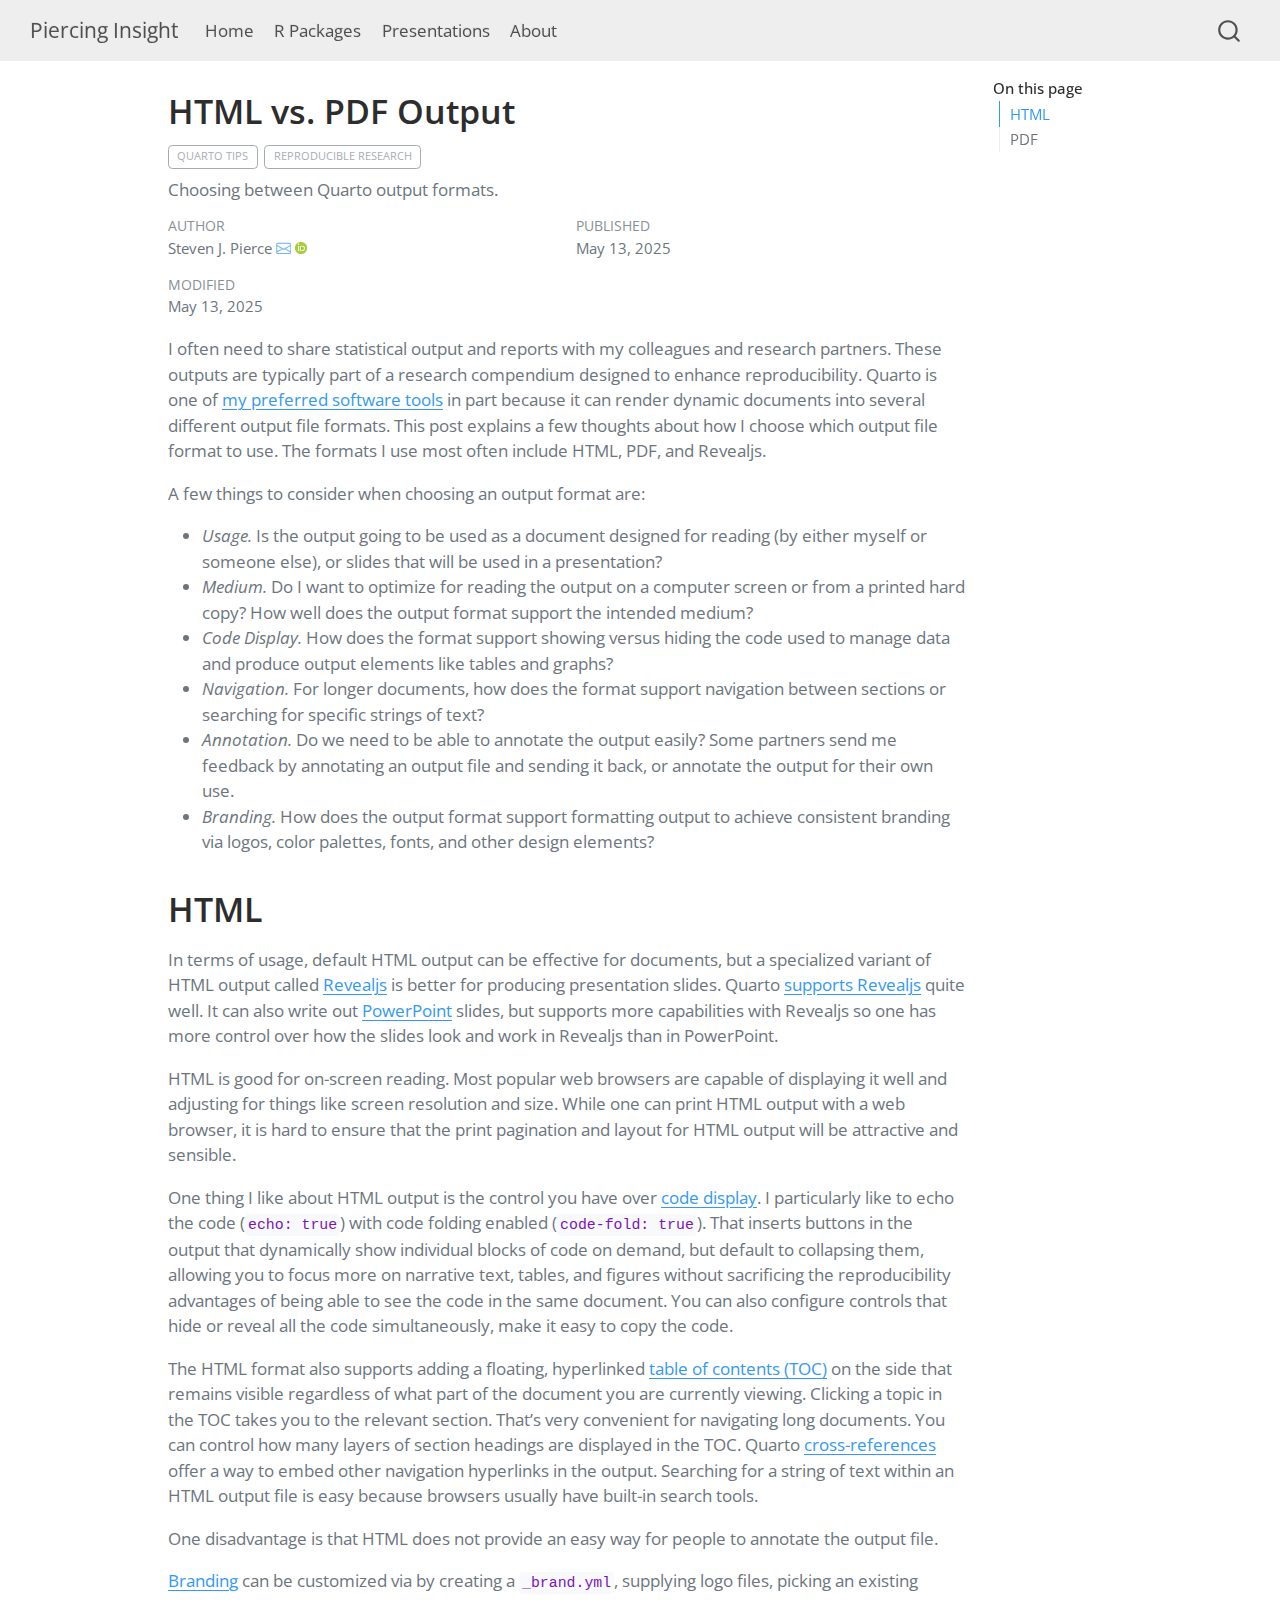
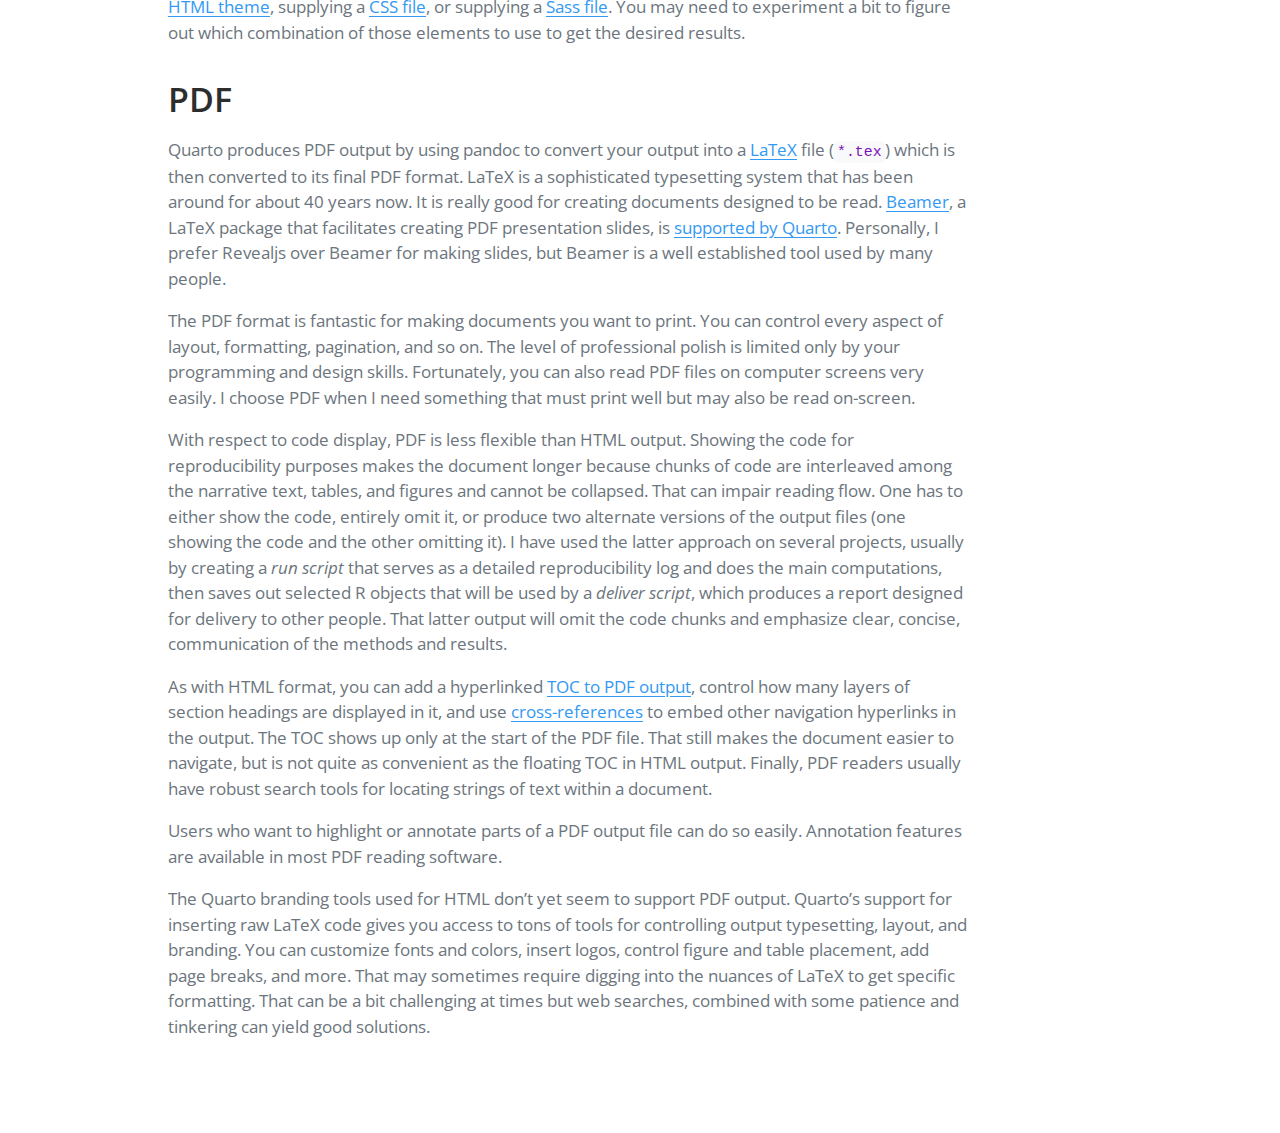
<file: docs/posts/output/html_vs_pdf.html>
<!DOCTYPE html>
<html xmlns="http://www.w3.org/1999/xhtml" lang="en" xml:lang="en"><head>

<meta charset="utf-8">
<meta name="generator" content="quarto-1.7.31">

<meta name="viewport" content="width=device-width, initial-scale=1.0, user-scalable=yes">

<meta name="author" content="Steven J. Pierce">
<meta name="dcterms.date" content="2025-05-13">
<meta name="description" content="Choosing between Quarto output formats.">

<title>HTML vs.&nbsp;PDF Output – Piercing Insight</title>
<style>
code{white-space: pre-wrap;}
span.smallcaps{font-variant: small-caps;}
div.columns{display: flex; gap: min(4vw, 1.5em);}
div.column{flex: auto; overflow-x: auto;}
div.hanging-indent{margin-left: 1.5em; text-indent: -1.5em;}
ul.task-list{list-style: none;}
ul.task-list li input[type="checkbox"] {
  width: 0.8em;
  margin: 0 0.8em 0.2em -1em; /* quarto-specific, see https://github.com/quarto-dev/quarto-cli/issues/4556 */ 
  vertical-align: middle;
}
</style>


<script src="../../site_libs/quarto-nav/quarto-nav.js"></script>
<script src="../../site_libs/quarto-nav/headroom.min.js"></script>
<script src="../../site_libs/clipboard/clipboard.min.js"></script>
<script src="../../site_libs/quarto-search/autocomplete.umd.js"></script>
<script src="../../site_libs/quarto-search/fuse.min.js"></script>
<script src="../../site_libs/quarto-search/quarto-search.js"></script>
<meta name="quarto:offset" content="../../">
<script src="../../site_libs/quarto-html/quarto.js" type="module"></script>
<script src="../../site_libs/quarto-html/tabsets/tabsets.js" type="module"></script>
<script src="../../site_libs/quarto-html/popper.min.js"></script>
<script src="../../site_libs/quarto-html/tippy.umd.min.js"></script>
<script src="../../site_libs/quarto-html/anchor.min.js"></script>
<link href="../../site_libs/quarto-html/tippy.css" rel="stylesheet">
<link href="../../site_libs/quarto-html/quarto-syntax-highlighting-e1a5c8363afafaef2c763b6775fbf3ca.css" rel="stylesheet" id="quarto-text-highlighting-styles">
<script src="../../site_libs/bootstrap/bootstrap.min.js"></script>
<link href="../../site_libs/bootstrap/bootstrap-icons.css" rel="stylesheet">
<link href="../../site_libs/bootstrap/bootstrap-eaf9f7b2eff0675dc85d7d6a3549247f.min.css" rel="stylesheet" append-hash="true" id="quarto-bootstrap" data-mode="light">
<script id="quarto-search-options" type="application/json">{
  "location": "navbar",
  "copy-button": false,
  "collapse-after": 3,
  "panel-placement": "end",
  "type": "overlay",
  "limit": 50,
  "keyboard-shortcut": [
    "f",
    "/",
    "s"
  ],
  "show-item-context": false,
  "language": {
    "search-no-results-text": "No results",
    "search-matching-documents-text": "matching documents",
    "search-copy-link-title": "Copy link to search",
    "search-hide-matches-text": "Hide additional matches",
    "search-more-match-text": "more match in this document",
    "search-more-matches-text": "more matches in this document",
    "search-clear-button-title": "Clear",
    "search-text-placeholder": "",
    "search-detached-cancel-button-title": "Cancel",
    "search-submit-button-title": "Submit",
    "search-label": "Search"
  }
}</script>


<link rel="stylesheet" href="../../styles.css">
</head>

<body class="nav-fixed quarto-light">

<div id="quarto-search-results"></div>
  <header id="quarto-header" class="headroom fixed-top">
    <nav class="navbar navbar-expand-lg " data-bs-theme="dark">
      <div class="navbar-container container-fluid">
      <div class="navbar-brand-container mx-auto">
    <a class="navbar-brand" href="../../index.html">
    <span class="navbar-title">Piercing Insight</span>
    </a>
  </div>
            <div id="quarto-search" class="" title="Search"></div>
          <button class="navbar-toggler" type="button" data-bs-toggle="collapse" data-bs-target="#navbarCollapse" aria-controls="navbarCollapse" role="menu" aria-expanded="false" aria-label="Toggle navigation" onclick="if (window.quartoToggleHeadroom) { window.quartoToggleHeadroom(); }">
  <span class="navbar-toggler-icon"></span>
</button>
          <div class="collapse navbar-collapse" id="navbarCollapse">
            <ul class="navbar-nav navbar-nav-scroll me-auto">
  <li class="nav-item">
    <a class="nav-link" href="../../index.html"> 
<span class="menu-text">Home</span></a>
  </li>  
  <li class="nav-item">
    <a class="nav-link" href="../../packages.html"> 
<span class="menu-text">R Packages</span></a>
  </li>  
  <li class="nav-item">
    <a class="nav-link" href="../../presentations.html"> 
<span class="menu-text">Presentations</span></a>
  </li>  
  <li class="nav-item">
    <a class="nav-link" href="../../about.html"> 
<span class="menu-text">About</span></a>
  </li>  
</ul>
          </div> <!-- /navcollapse -->
            <div class="quarto-navbar-tools">
</div>
      </div> <!-- /container-fluid -->
    </nav>
</header>
<!-- content -->
<div id="quarto-content" class="quarto-container page-columns page-rows-contents page-layout-article page-navbar">
<!-- sidebar -->
<!-- margin-sidebar -->
    <div id="quarto-margin-sidebar" class="sidebar margin-sidebar">
        <nav id="TOC" role="doc-toc" class="toc-active">
    <h2 id="toc-title">On this page</h2>
   
  <ul>
  <li><a href="#html" id="toc-html" class="nav-link active" data-scroll-target="#html">HTML</a></li>
  <li><a href="#pdf" id="toc-pdf" class="nav-link" data-scroll-target="#pdf">PDF</a></li>
  </ul>
</nav>
    </div>
<!-- main -->
<main class="content" id="quarto-document-content">

<header id="title-block-header" class="quarto-title-block default">
<div class="quarto-title">
<h1 class="title">HTML vs.&nbsp;PDF Output</h1>
  <div class="quarto-categories">
    <div class="quarto-category">Quarto Tips</div>
    <div class="quarto-category">Reproducible Research</div>
  </div>
  </div>

<div>
  <div class="description">
    Choosing between Quarto output formats.
  </div>
</div>


<div class="quarto-title-meta">

    <div>
    <div class="quarto-title-meta-heading">Author</div>
    <div class="quarto-title-meta-contents">
             <p>Steven J. Pierce <a href="mailto:pierces1@msu.edu" class="quarto-title-author-email"><i class="bi bi-envelope"></i></a> <a href="https://orcid.org/0000-0002-0679-3019" class="quarto-title-author-orcid"> <img src="[data-uri]"></a></p>
          </div>
  </div>
    
    <div>
    <div class="quarto-title-meta-heading">Published</div>
    <div class="quarto-title-meta-contents">
      <p class="date">May 13, 2025</p>
    </div>
  </div>
  
    <div>
    <div class="quarto-title-meta-heading">Modified</div>
    <div class="quarto-title-meta-contents">
      <p class="date-modified">May 13, 2025</p>
    </div>
  </div>
    
  </div>
  


</header>


<p>I often need to share statistical output and reports with my colleagues and research partners. These outputs are typically part of a research compendium designed to enhance reproducibility. Quarto is one of <a href="https://sjpierce.github.io/rr_software.html">my preferred software tools</a> in part because it can render dynamic documents into several different output file formats. This post explains a few thoughts about how I choose which output file format to use. The formats I use most often include HTML, PDF, and Revealjs.</p>
<p>A few things to consider when choosing an output format are:</p>
<ul>
<li><em>Usage.</em> Is the output going to be used as a document designed for reading (by either myself or someone else), or slides that will be used in a presentation?</li>
<li><em>Medium.</em> Do I want to optimize for reading the output on a computer screen or from a printed hard copy? How well does the output format support the intended medium?</li>
<li><em>Code Display.</em> How does the format support showing versus hiding the code used to manage data and produce output elements like tables and graphs?</li>
<li><em>Navigation.</em> For longer documents, how does the format support navigation between sections or searching for specific strings of text?</li>
<li><em>Annotation.</em> Do we need to be able to annotate the output easily? Some partners send me feedback by annotating an output file and sending it back, or annotate the output for their own use.</li>
<li><em>Branding.</em> How does the output format support formatting output to achieve consistent branding via logos, color palettes, fonts, and other design elements?</li>
</ul>
<section id="html" class="level1">
<h1>HTML</h1>
<p>In terms of usage, default HTML output can be effective for documents, but a specialized variant of HTML output called <a href="https://revealjs.com/">Revealjs</a> is better for producing presentation slides. Quarto <a href="https://quarto.org/docs/presentations/revealjs/">supports Revealjs</a> quite well. It can also write out <a href="https://quarto.org/docs/presentations/powerpoint.html">PowerPoint</a> slides, but supports more capabilities with Revealjs so one has more control over how the slides look and work in Revealjs than in PowerPoint.</p>
<p>HTML is good for on-screen reading. Most popular web browsers are capable of displaying it well and adjusting for things like screen resolution and size. While one can print HTML output with a web browser, it is hard to ensure that the print pagination and layout for HTML output will be attractive and sensible.</p>
<p>One thing I like about HTML output is the control you have over <a href="https://quarto.org/docs/output-formats/html-code.html">code display</a>. I particularly like to echo the code (<code>echo: true</code>) with code folding enabled (<code>code-fold: true</code>). That inserts buttons in the output that dynamically show individual blocks of code on demand, but default to collapsing them, allowing you to focus more on narrative text, tables, and figures without sacrificing the reproducibility advantages of being able to see the code in the same document. You can also configure controls that hide or reveal all the code simultaneously, make it easy to copy the code.</p>
<p>The HTML format also supports adding a floating, hyperlinked <a href="https://quarto.org/docs/output-formats/html-basics.html#table-of-contents">table of contents (TOC)</a> on the side that remains visible regardless of what part of the document you are currently viewing. Clicking a topic in the TOC takes you to the relevant section. That’s very convenient for navigating long documents. You can control how many layers of section headings are displayed in the TOC. Quarto <a href="https://quarto.org/docs/authoring/cross-references.html">cross-references</a> offer a way to embed other navigation hyperlinks in the output. Searching for a string of text within an HTML output file is easy because browsers usually have built-in search tools.</p>
<p>One disadvantage is that HTML does not provide an easy way for people to annotate the output file.</p>
<p><a href="https://quarto.org/docs/authoring/brand.html">Branding</a> can be customized via by creating a <code>_brand.yml</code>, supplying logo files, picking an existing <a href="https://quarto.org/docs/output-formats/html-themes.html">HTML theme</a>, supplying a <a href="https://quarto.org/docs/visual-editor/content.html#css-styles">CSS file</a>, or supplying a <a href="https://quarto.org/docs/output-formats/html-themes-more.html">Sass file</a>. You may need to experiment a bit to figure out which combination of those elements to use to get the desired results.</p>
</section>
<section id="pdf" class="level1">
<h1>PDF</h1>
<p>Quarto produces PDF output by using pandoc to convert your output into a <a href="https://www.latex-project.org/">LaTeX</a> file (<code>*.tex</code>) which is then converted to its final PDF format. LaTeX is a sophisticated typesetting system that has been around for about 40 years now. It is really good for creating documents designed to be read. <a href="https://github.com/josephwright/beamer">Beamer</a>, a LaTeX package that facilitates creating PDF presentation slides, is <a href="https://quarto.org/docs/presentations/beamer.html">supported by Quarto</a>. Personally, I prefer Revealjs over Beamer for making slides, but Beamer is a well established tool used by many people.</p>
<p>The PDF format is fantastic for making documents you want to print. You can control every aspect of layout, formatting, pagination, and so on. The level of professional polish is limited only by your programming and design skills. Fortunately, you can also read PDF files on computer screens very easily. I choose PDF when I need something that must print well but may also be read on-screen.</p>
<p>With respect to code display, PDF is less flexible than HTML output. Showing the code for reproducibility purposes makes the document longer because chunks of code are interleaved among the narrative text, tables, and figures and cannot be collapsed. That can impair reading flow. One has to either show the code, entirely omit it, or produce two alternate versions of the output files (one showing the code and the other omitting it). I have used the latter approach on several projects, usually by creating a <em>run script</em> that serves as a detailed reproducibility log and does the main computations, then saves out selected R objects that will be used by a <em>deliver script</em>, which produces a report designed for delivery to other people. That latter output will omit the code chunks and emphasize clear, concise, communication of the methods and results.</p>
<p>As with HTML format, you can add a hyperlinked <a href="https://quarto.org/docs/output-formats/pdf-basics.html#table-of-contents">TOC to PDF output</a>, control how many layers of section headings are displayed in it, and use <a href="https://quarto.org/docs/authoring/cross-references.html">cross-references</a> to embed other navigation hyperlinks in the output. The TOC shows up only at the start of the PDF file. That still makes the document easier to navigate, but is not quite as convenient as the floating TOC in HTML output. Finally, PDF readers usually have robust search tools for locating strings of text within a document.</p>
<p>Users who want to highlight or annotate parts of a PDF output file can do so easily. Annotation features are available in most PDF reading software.</p>
<p>The Quarto branding tools used for HTML don’t yet seem to support PDF output. Quarto’s support for inserting raw LaTeX code gives you access to tons of tools for controlling output typesetting, layout, and branding. You can customize fonts and colors, insert logos, control figure and table placement, add page breaks, and more. That may sometimes require digging into the nuances of LaTeX to get specific formatting. That can be a bit challenging at times but web searches, combined with some patience and tinkering can yield good solutions.</p>


</section>

</main> <!-- /main -->
<script id="quarto-html-after-body" type="application/javascript">
  window.document.addEventListener("DOMContentLoaded", function (event) {
    const icon = "";
    const anchorJS = new window.AnchorJS();
    anchorJS.options = {
      placement: 'right',
      icon: icon
    };
    anchorJS.add('.anchored');
    const isCodeAnnotation = (el) => {
      for (const clz of el.classList) {
        if (clz.startsWith('code-annotation-')) {                     
          return true;
        }
      }
      return false;
    }
    const onCopySuccess = function(e) {
      // button target
      const button = e.trigger;
      // don't keep focus
      button.blur();
      // flash "checked"
      button.classList.add('code-copy-button-checked');
      var currentTitle = button.getAttribute("title");
      button.setAttribute("title", "Copied!");
      let tooltip;
      if (window.bootstrap) {
        button.setAttribute("data-bs-toggle", "tooltip");
        button.setAttribute("data-bs-placement", "left");
        button.setAttribute("data-bs-title", "Copied!");
        tooltip = new bootstrap.Tooltip(button, 
          { trigger: "manual", 
            customClass: "code-copy-button-tooltip",
            offset: [0, -8]});
        tooltip.show();    
      }
      setTimeout(function() {
        if (tooltip) {
          tooltip.hide();
          button.removeAttribute("data-bs-title");
          button.removeAttribute("data-bs-toggle");
          button.removeAttribute("data-bs-placement");
        }
        button.setAttribute("title", currentTitle);
        button.classList.remove('code-copy-button-checked');
      }, 1000);
      // clear code selection
      e.clearSelection();
    }
    const getTextToCopy = function(trigger) {
        const codeEl = trigger.previousElementSibling.cloneNode(true);
        for (const childEl of codeEl.children) {
          if (isCodeAnnotation(childEl)) {
            childEl.remove();
          }
        }
        return codeEl.innerText;
    }
    const clipboard = new window.ClipboardJS('.code-copy-button:not([data-in-quarto-modal])', {
      text: getTextToCopy
    });
    clipboard.on('success', onCopySuccess);
    if (window.document.getElementById('quarto-embedded-source-code-modal')) {
      const clipboardModal = new window.ClipboardJS('.code-copy-button[data-in-quarto-modal]', {
        text: getTextToCopy,
        container: window.document.getElementById('quarto-embedded-source-code-modal')
      });
      clipboardModal.on('success', onCopySuccess);
    }
      var localhostRegex = new RegExp(/^(?:http|https):\/\/localhost\:?[0-9]*\//);
      var mailtoRegex = new RegExp(/^mailto:/);
        var filterRegex = new RegExp("https:\/\/sjpierce\.github\.io");
      var isInternal = (href) => {
          return filterRegex.test(href) || localhostRegex.test(href) || mailtoRegex.test(href);
      }
      // Inspect non-navigation links and adorn them if external
     var links = window.document.querySelectorAll('a[href]:not(.nav-link):not(.navbar-brand):not(.toc-action):not(.sidebar-link):not(.sidebar-item-toggle):not(.pagination-link):not(.no-external):not([aria-hidden]):not(.dropdown-item):not(.quarto-navigation-tool):not(.about-link)');
      for (var i=0; i<links.length; i++) {
        const link = links[i];
        if (!isInternal(link.href)) {
          // undo the damage that might have been done by quarto-nav.js in the case of
          // links that we want to consider external
          if (link.dataset.originalHref !== undefined) {
            link.href = link.dataset.originalHref;
          }
        }
      }
    function tippyHover(el, contentFn, onTriggerFn, onUntriggerFn) {
      const config = {
        allowHTML: true,
        maxWidth: 500,
        delay: 100,
        arrow: false,
        appendTo: function(el) {
            return el.parentElement;
        },
        interactive: true,
        interactiveBorder: 10,
        theme: 'quarto',
        placement: 'bottom-start',
      };
      if (contentFn) {
        config.content = contentFn;
      }
      if (onTriggerFn) {
        config.onTrigger = onTriggerFn;
      }
      if (onUntriggerFn) {
        config.onUntrigger = onUntriggerFn;
      }
      window.tippy(el, config); 
    }
    const noterefs = window.document.querySelectorAll('a[role="doc-noteref"]');
    for (var i=0; i<noterefs.length; i++) {
      const ref = noterefs[i];
      tippyHover(ref, function() {
        // use id or data attribute instead here
        let href = ref.getAttribute('data-footnote-href') || ref.getAttribute('href');
        try { href = new URL(href).hash; } catch {}
        const id = href.replace(/^#\/?/, "");
        const note = window.document.getElementById(id);
        if (note) {
          return note.innerHTML;
        } else {
          return "";
        }
      });
    }
    const xrefs = window.document.querySelectorAll('a.quarto-xref');
    const processXRef = (id, note) => {
      // Strip column container classes
      const stripColumnClz = (el) => {
        el.classList.remove("page-full", "page-columns");
        if (el.children) {
          for (const child of el.children) {
            stripColumnClz(child);
          }
        }
      }
      stripColumnClz(note)
      if (id === null || id.startsWith('sec-')) {
        // Special case sections, only their first couple elements
        const container = document.createElement("div");
        if (note.children && note.children.length > 2) {
          container.appendChild(note.children[0].cloneNode(true));
          for (let i = 1; i < note.children.length; i++) {
            const child = note.children[i];
            if (child.tagName === "P" && child.innerText === "") {
              continue;
            } else {
              container.appendChild(child.cloneNode(true));
              break;
            }
          }
          if (window.Quarto?.typesetMath) {
            window.Quarto.typesetMath(container);
          }
          return container.innerHTML
        } else {
          if (window.Quarto?.typesetMath) {
            window.Quarto.typesetMath(note);
          }
          return note.innerHTML;
        }
      } else {
        // Remove any anchor links if they are present
        const anchorLink = note.querySelector('a.anchorjs-link');
        if (anchorLink) {
          anchorLink.remove();
        }
        if (window.Quarto?.typesetMath) {
          window.Quarto.typesetMath(note);
        }
        if (note.classList.contains("callout")) {
          return note.outerHTML;
        } else {
          return note.innerHTML;
        }
      }
    }
    for (var i=0; i<xrefs.length; i++) {
      const xref = xrefs[i];
      tippyHover(xref, undefined, function(instance) {
        instance.disable();
        let url = xref.getAttribute('href');
        let hash = undefined; 
        if (url.startsWith('#')) {
          hash = url;
        } else {
          try { hash = new URL(url).hash; } catch {}
        }
        if (hash) {
          const id = hash.replace(/^#\/?/, "");
          const note = window.document.getElementById(id);
          if (note !== null) {
            try {
              const html = processXRef(id, note.cloneNode(true));
              instance.setContent(html);
            } finally {
              instance.enable();
              instance.show();
            }
          } else {
            // See if we can fetch this
            fetch(url.split('#')[0])
            .then(res => res.text())
            .then(html => {
              const parser = new DOMParser();
              const htmlDoc = parser.parseFromString(html, "text/html");
              const note = htmlDoc.getElementById(id);
              if (note !== null) {
                const html = processXRef(id, note);
                instance.setContent(html);
              } 
            }).finally(() => {
              instance.enable();
              instance.show();
            });
          }
        } else {
          // See if we can fetch a full url (with no hash to target)
          // This is a special case and we should probably do some content thinning / targeting
          fetch(url)
          .then(res => res.text())
          .then(html => {
            const parser = new DOMParser();
            const htmlDoc = parser.parseFromString(html, "text/html");
            const note = htmlDoc.querySelector('main.content');
            if (note !== null) {
              // This should only happen for chapter cross references
              // (since there is no id in the URL)
              // remove the first header
              if (note.children.length > 0 && note.children[0].tagName === "HEADER") {
                note.children[0].remove();
              }
              const html = processXRef(null, note);
              instance.setContent(html);
            } 
          }).finally(() => {
            instance.enable();
            instance.show();
          });
        }
      }, function(instance) {
      });
    }
        let selectedAnnoteEl;
        const selectorForAnnotation = ( cell, annotation) => {
          let cellAttr = 'data-code-cell="' + cell + '"';
          let lineAttr = 'data-code-annotation="' +  annotation + '"';
          const selector = 'span[' + cellAttr + '][' + lineAttr + ']';
          return selector;
        }
        const selectCodeLines = (annoteEl) => {
          const doc = window.document;
          const targetCell = annoteEl.getAttribute("data-target-cell");
          const targetAnnotation = annoteEl.getAttribute("data-target-annotation");
          const annoteSpan = window.document.querySelector(selectorForAnnotation(targetCell, targetAnnotation));
          const lines = annoteSpan.getAttribute("data-code-lines").split(",");
          const lineIds = lines.map((line) => {
            return targetCell + "-" + line;
          })
          let top = null;
          let height = null;
          let parent = null;
          if (lineIds.length > 0) {
              //compute the position of the single el (top and bottom and make a div)
              const el = window.document.getElementById(lineIds[0]);
              top = el.offsetTop;
              height = el.offsetHeight;
              parent = el.parentElement.parentElement;
            if (lineIds.length > 1) {
              const lastEl = window.document.getElementById(lineIds[lineIds.length - 1]);
              const bottom = lastEl.offsetTop + lastEl.offsetHeight;
              height = bottom - top;
            }
            if (top !== null && height !== null && parent !== null) {
              // cook up a div (if necessary) and position it 
              let div = window.document.getElementById("code-annotation-line-highlight");
              if (div === null) {
                div = window.document.createElement("div");
                div.setAttribute("id", "code-annotation-line-highlight");
                div.style.position = 'absolute';
                parent.appendChild(div);
              }
              div.style.top = top - 2 + "px";
              div.style.height = height + 4 + "px";
              div.style.left = 0;
              let gutterDiv = window.document.getElementById("code-annotation-line-highlight-gutter");
              if (gutterDiv === null) {
                gutterDiv = window.document.createElement("div");
                gutterDiv.setAttribute("id", "code-annotation-line-highlight-gutter");
                gutterDiv.style.position = 'absolute';
                const codeCell = window.document.getElementById(targetCell);
                const gutter = codeCell.querySelector('.code-annotation-gutter');
                gutter.appendChild(gutterDiv);
              }
              gutterDiv.style.top = top - 2 + "px";
              gutterDiv.style.height = height + 4 + "px";
            }
            selectedAnnoteEl = annoteEl;
          }
        };
        const unselectCodeLines = () => {
          const elementsIds = ["code-annotation-line-highlight", "code-annotation-line-highlight-gutter"];
          elementsIds.forEach((elId) => {
            const div = window.document.getElementById(elId);
            if (div) {
              div.remove();
            }
          });
          selectedAnnoteEl = undefined;
        };
          // Handle positioning of the toggle
      window.addEventListener(
        "resize",
        throttle(() => {
          elRect = undefined;
          if (selectedAnnoteEl) {
            selectCodeLines(selectedAnnoteEl);
          }
        }, 10)
      );
      function throttle(fn, ms) {
      let throttle = false;
      let timer;
        return (...args) => {
          if(!throttle) { // first call gets through
              fn.apply(this, args);
              throttle = true;
          } else { // all the others get throttled
              if(timer) clearTimeout(timer); // cancel #2
              timer = setTimeout(() => {
                fn.apply(this, args);
                timer = throttle = false;
              }, ms);
          }
        };
      }
        // Attach click handler to the DT
        const annoteDls = window.document.querySelectorAll('dt[data-target-cell]');
        for (const annoteDlNode of annoteDls) {
          annoteDlNode.addEventListener('click', (event) => {
            const clickedEl = event.target;
            if (clickedEl !== selectedAnnoteEl) {
              unselectCodeLines();
              const activeEl = window.document.querySelector('dt[data-target-cell].code-annotation-active');
              if (activeEl) {
                activeEl.classList.remove('code-annotation-active');
              }
              selectCodeLines(clickedEl);
              clickedEl.classList.add('code-annotation-active');
            } else {
              // Unselect the line
              unselectCodeLines();
              clickedEl.classList.remove('code-annotation-active');
            }
          });
        }
    const findCites = (el) => {
      const parentEl = el.parentElement;
      if (parentEl) {
        const cites = parentEl.dataset.cites;
        if (cites) {
          return {
            el,
            cites: cites.split(' ')
          };
        } else {
          return findCites(el.parentElement)
        }
      } else {
        return undefined;
      }
    };
    var bibliorefs = window.document.querySelectorAll('a[role="doc-biblioref"]');
    for (var i=0; i<bibliorefs.length; i++) {
      const ref = bibliorefs[i];
      const citeInfo = findCites(ref);
      if (citeInfo) {
        tippyHover(citeInfo.el, function() {
          var popup = window.document.createElement('div');
          citeInfo.cites.forEach(function(cite) {
            var citeDiv = window.document.createElement('div');
            citeDiv.classList.add('hanging-indent');
            citeDiv.classList.add('csl-entry');
            var biblioDiv = window.document.getElementById('ref-' + cite);
            if (biblioDiv) {
              citeDiv.innerHTML = biblioDiv.innerHTML;
            }
            popup.appendChild(citeDiv);
          });
          return popup.innerHTML;
        });
      }
    }
  });
  </script>
</div> <!-- /content -->




</body></html>
</file>
<file: docs/site_libs/quarto-html/tippy.css>
.tippy-box[data-animation=fade][data-state=hidden]{opacity:0}[data-tippy-root]{max-width:calc(100vw - 10px)}.tippy-box{position:relative;background-color:#333;color:#fff;border-radius:4px;font-size:14px;line-height:1.4;white-space:normal;outline:0;transition-property:transform,visibility,opacity}.tippy-box[data-placement^=top]>.tippy-arrow{bottom:0}.tippy-box[data-placement^=top]>.tippy-arrow:before{bottom:-7px;left:0;border-width:8px 8px 0;border-top-color:initial;transform-origin:center top}.tippy-box[data-placement^=bottom]>.tippy-arrow{top:0}.tippy-box[data-placement^=bottom]>.tippy-arrow:before{top:-7px;left:0;border-width:0 8px 8px;border-bottom-color:initial;transform-origin:center bottom}.tippy-box[data-placement^=left]>.tippy-arrow{right:0}.tippy-box[data-placement^=left]>.tippy-arrow:before{border-width:8px 0 8px 8px;border-left-color:initial;right:-7px;transform-origin:center left}.tippy-box[data-placement^=right]>.tippy-arrow{left:0}.tippy-box[data-placement^=right]>.tippy-arrow:before{left:-7px;border-width:8px 8px 8px 0;border-right-color:initial;transform-origin:center right}.tippy-box[data-inertia][data-state=visible]{transition-timing-function:cubic-bezier(.54,1.5,.38,1.11)}.tippy-arrow{width:16px;height:16px;color:#333}.tippy-arrow:before{content:"";position:absolute;border-color:transparent;border-style:solid}.tippy-content{position:relative;padding:5px 9px;z-index:1}
</file>
<file: docs/site_libs/quarto-html/quarto-syntax-highlighting-e1a5c8363afafaef2c763b6775fbf3ca.css>
/* quarto syntax highlight colors */
:root {
  --quarto-hl-ot-color: #003B4F;
  --quarto-hl-at-color: #657422;
  --quarto-hl-ss-color: #20794D;
  --quarto-hl-an-color: #5E5E5E;
  --quarto-hl-fu-color: #4758AB;
  --quarto-hl-st-color: #20794D;
  --quarto-hl-cf-color: #003B4F;
  --quarto-hl-op-color: #5E5E5E;
  --quarto-hl-er-color: #AD0000;
  --quarto-hl-bn-color: #AD0000;
  --quarto-hl-al-color: #AD0000;
  --quarto-hl-va-color: #111111;
  --quarto-hl-bu-color: inherit;
  --quarto-hl-ex-color: inherit;
  --quarto-hl-pp-color: #AD0000;
  --quarto-hl-in-color: #5E5E5E;
  --quarto-hl-vs-color: #20794D;
  --quarto-hl-wa-color: #5E5E5E;
  --quarto-hl-do-color: #5E5E5E;
  --quarto-hl-im-color: #00769E;
  --quarto-hl-ch-color: #20794D;
  --quarto-hl-dt-color: #AD0000;
  --quarto-hl-fl-color: #AD0000;
  --quarto-hl-co-color: #5E5E5E;
  --quarto-hl-cv-color: #5E5E5E;
  --quarto-hl-cn-color: #8f5902;
  --quarto-hl-sc-color: #5E5E5E;
  --quarto-hl-dv-color: #AD0000;
  --quarto-hl-kw-color: #003B4F;
}

/* other quarto variables */
:root {
  --quarto-font-monospace: SFMono-Regular, Menlo, Monaco, Consolas, "Liberation Mono", "Courier New", monospace;
}

/* syntax highlight based on Pandoc's rules */
pre > code.sourceCode > span {
  color: #003B4F;
}

code.sourceCode > span {
  color: #003B4F;
}

div.sourceCode,
div.sourceCode pre.sourceCode {
  color: #003B4F;
}

/* Normal */
code span {
  color: #003B4F;
}

/* Alert */
code span.al {
  color: #AD0000;
  font-style: inherit;
}

/* Annotation */
code span.an {
  color: #5E5E5E;
  font-style: inherit;
}

/* Attribute */
code span.at {
  color: #657422;
  font-style: inherit;
}

/* BaseN */
code span.bn {
  color: #AD0000;
  font-style: inherit;
}

/* BuiltIn */
code span.bu {
  font-style: inherit;
}

/* ControlFlow */
code span.cf {
  color: #003B4F;
  font-weight: bold;
  font-style: inherit;
}

/* Char */
code span.ch {
  color: #20794D;
  font-style: inherit;
}

/* Constant */
code span.cn {
  color: #8f5902;
  font-style: inherit;
}

/* Comment */
code span.co {
  color: #5E5E5E;
  font-style: inherit;
}

/* CommentVar */
code span.cv {
  color: #5E5E5E;
  font-style: italic;
}

/* Documentation */
code span.do {
  color: #5E5E5E;
  font-style: italic;
}

/* DataType */
code span.dt {
  color: #AD0000;
  font-style: inherit;
}

/* DecVal */
code span.dv {
  color: #AD0000;
  font-style: inherit;
}

/* Error */
code span.er {
  color: #AD0000;
  font-style: inherit;
}

/* Extension */
code span.ex {
  font-style: inherit;
}

/* Float */
code span.fl {
  color: #AD0000;
  font-style: inherit;
}

/* Function */
code span.fu {
  color: #4758AB;
  font-style: inherit;
}

/* Import */
code span.im {
  color: #00769E;
  font-style: inherit;
}

/* Information */
code span.in {
  color: #5E5E5E;
  font-style: inherit;
}

/* Keyword */
code span.kw {
  color: #003B4F;
  font-weight: bold;
  font-style: inherit;
}

/* Operator */
code span.op {
  color: #5E5E5E;
  font-style: inherit;
}

/* Other */
code span.ot {
  color: #003B4F;
  font-style: inherit;
}

/* Preprocessor */
code span.pp {
  color: #AD0000;
  font-style: inherit;
}

/* SpecialChar */
code span.sc {
  color: #5E5E5E;
  font-style: inherit;
}

/* SpecialString */
code span.ss {
  color: #20794D;
  font-style: inherit;
}

/* String */
code span.st {
  color: #20794D;
  font-style: inherit;
}

/* Variable */
code span.va {
  color: #111111;
  font-style: inherit;
}

/* VerbatimString */
code span.vs {
  color: #20794D;
  font-style: inherit;
}

/* Warning */
code span.wa {
  color: #5E5E5E;
  font-style: italic;
}

.prevent-inlining {
  content: "</";
}

/*# sourceMappingURL=c735b2cac6c846c1abc72f5ce1520814.css.map */
</file>
<file: docs/styles.css>
/* css styles */
</file>
